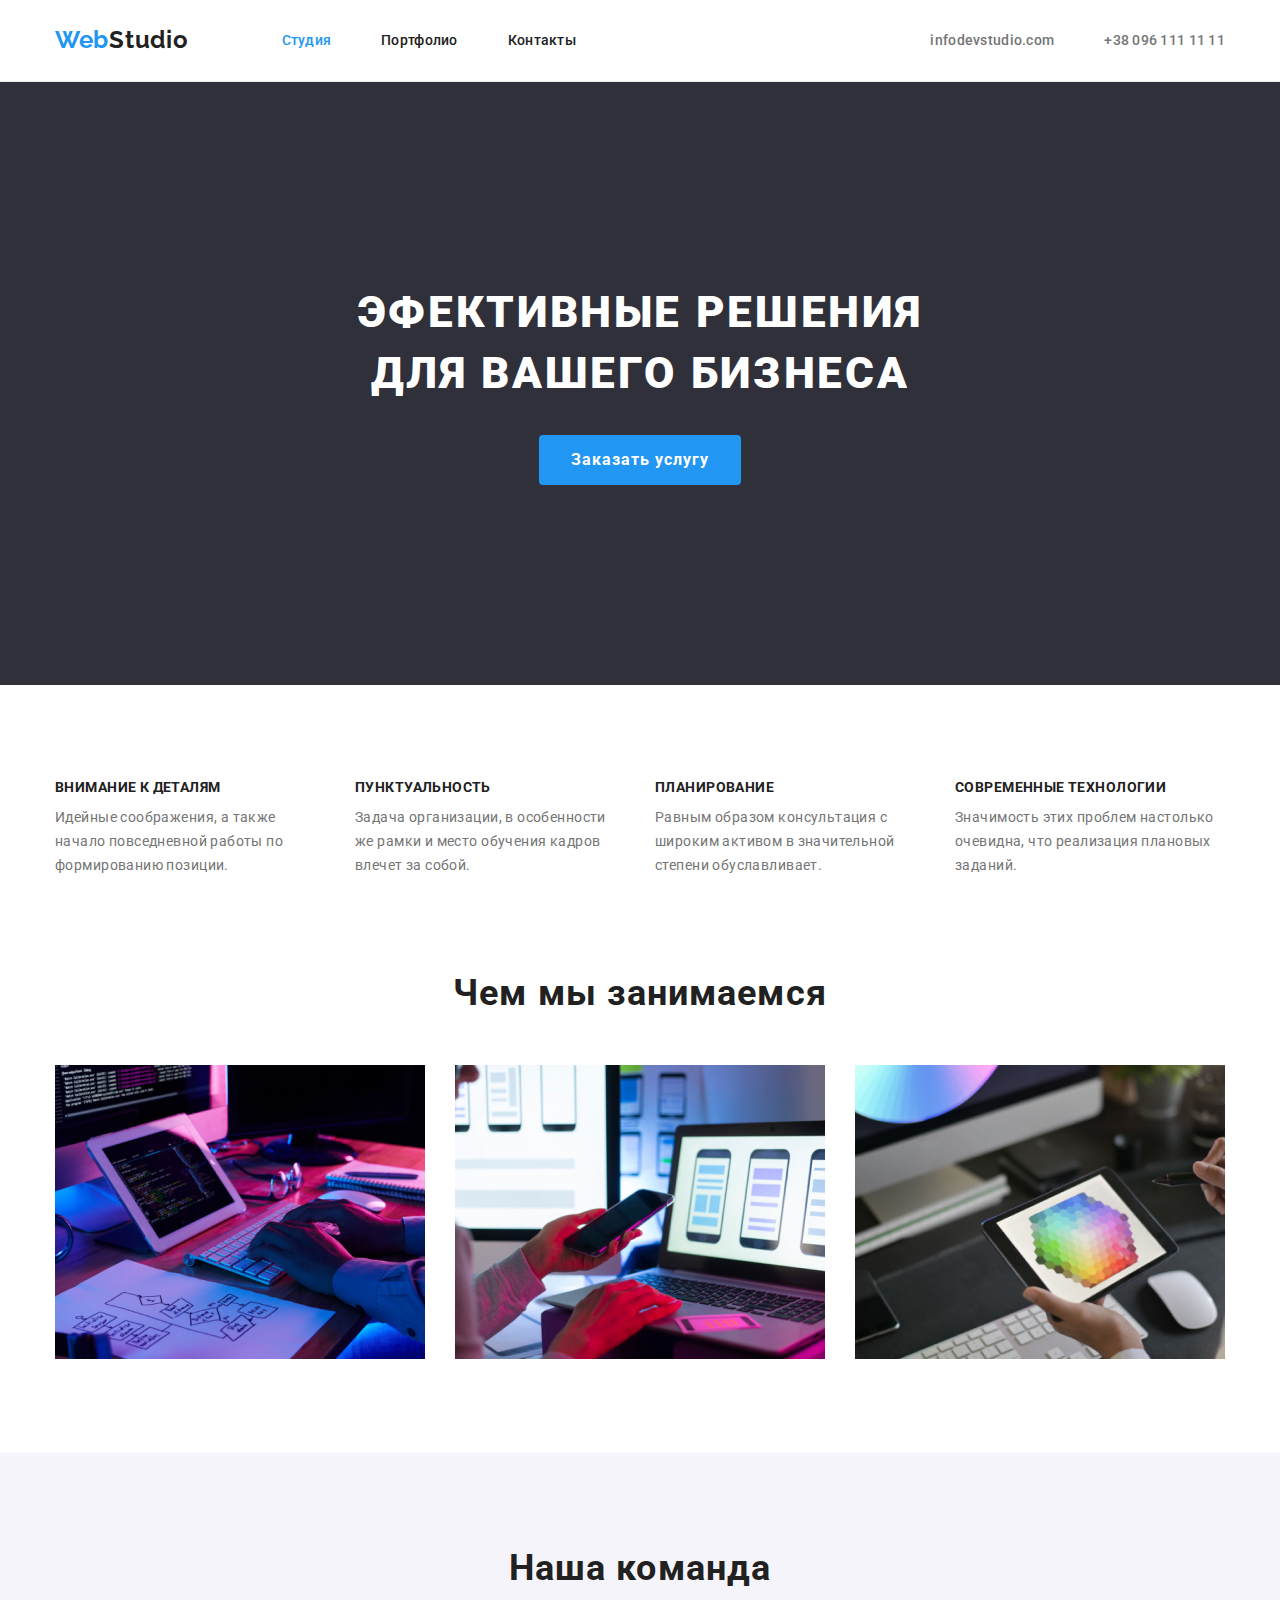
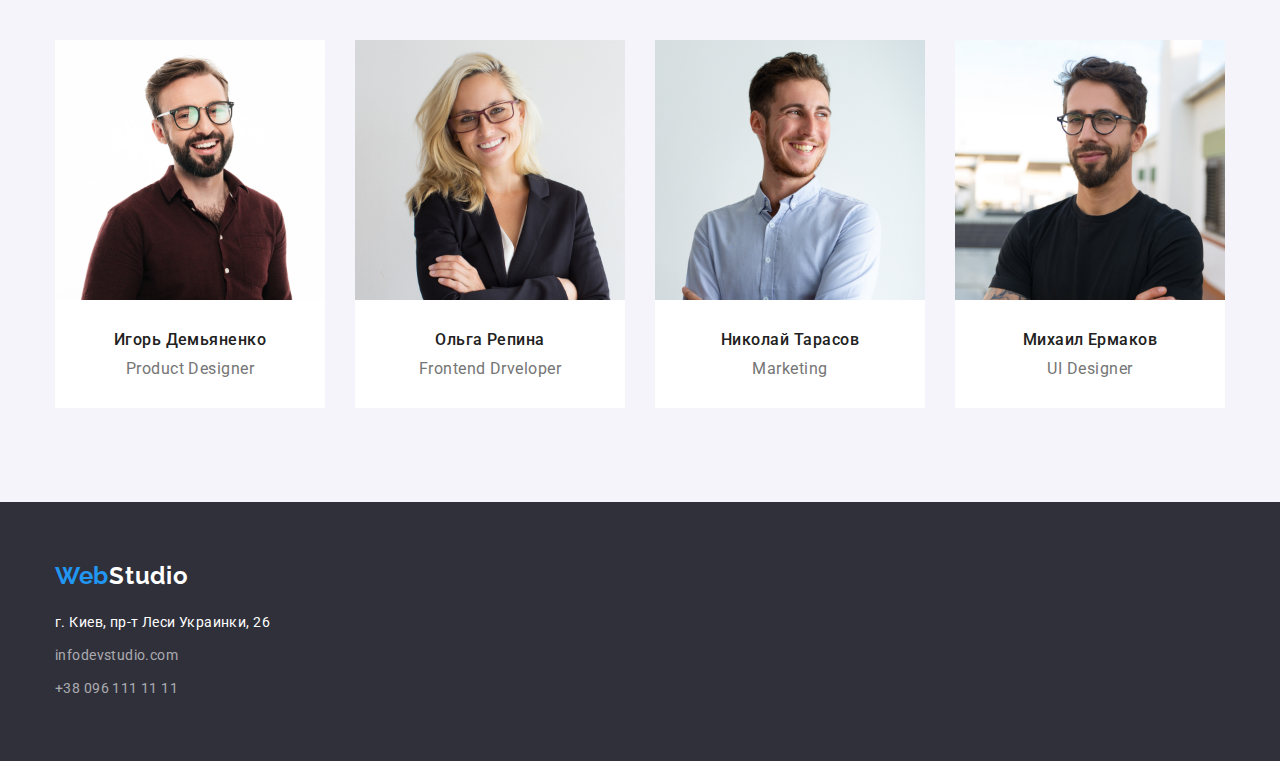
<file: index.html>
<!DOCTYPE html>
<html lang="ru">
  <head>
    <meta charset="UTF-8" />
    <meta http-equiv="X-UA-Compatible" content="IE=edge" />
    <meta name="viewport" content="width=device-width, initial-scale=1.0" />
    <title>Web Studio</title>
    <link rel="preconnect" href="https://fonts.googleapis.com" />
    <link rel="preconnect" href="https://fonts.gstatic.com" crossorigin />
    <link
      href="https://fonts.googleapis.com/css2?family=Raleway:wght@700&family=Roboto:wght@400;500;700;900&display=swap"
      rel="stylesheet"
    />
    <link rel="stylesheet"
    href=https://cdnjs.cloudflare.com/ajax/libs/modern-normalize/1.1.0/modern-normalize.min.css>
    <link rel="stylesheet" href="./css/styles.css" />
  </head>
  <body>
    <header class="header">
      <div class="container heder-container">
        <a href="#" class="logo">Web<span class="logo-header">Studio</span></a>

        <nav class="site-nav">
          <ul class="nav-container">
            <li><a href="./index.html" class="link nav-link current">Студия</a></li>
            <li><a href="./portfolio.html" class="link nav-link">Портфолио</a></li>
            <li><a href="#" class="link nav-link">Контакты</a></li>
          </ul>
        </nav>

        <ul class="auth-header">
          <li>
            <a href="mailto:infodevstudio.com" class="auth-link link">infodevstudio.com</a>
          </li>
          <li>
            <a href="tel:+380961111111" class="auth-link link">+38 096 111 11 11</a>
          </li>
        </ul>
      </div>
    </header>

    <main>
      <!-- HERO -->
      <section class="hero-section">
        <div class="container">
          <h1 class="hero-text">Эфективные решения <br />для вашего бизнеса</h1>
          <button type="button" class="hero-button">Заказать услугу</button>
        </div>
      </section>

      <!-- Превосходства -->
      <section class="section">
        <div class="container">
          <ul class="advanteges-list">
            <li class="advanteges-width">
              <h2 class="advanteges-h2">Внимание к деталям</h2>
              <p class="advanteges-p">
                Идейные соображения, а также начало повседневной работы по формированию позиции.
              </p>
            </li>
            <li class="advanteges-width">
              <h2 class="advanteges-h2">Пунктуальность</h2>
              <p class="advanteges-p">
                Задача организации, в особенности же рамки и место обучения кадров влечет за собой.
              </p>
            </li>
            <li class="advanteges-width">
              <h2 class="advanteges-h2">Планирование</h2>
              <p class="advanteges-p">
                Равным образом консультация с широким активом в значительной степени обуславливает.
              </p>
            </li>
            <li class="advanteges-width">
              <h2 class="advanteges-h2">Современные технологии</h2>
              <p class="advanteges-p">
                Значимость этих проблем настолько очевидна, что реализация плановых заданий.
              </p>
            </li>
          </ul>
        </div>
      </section>

      <!-- Чем занимаемся -->
      <section class="section work">
        <div class="container">
          <h2 class="info-heading">Чем мы занимаемся</h2>
          <ul class="info-link">
            <li><img src="images/box1.jpg" alt="Дизайн" width="370" /></li>
            <li><img src="images/box2.jpg" alt="Мобильные приложения" width="370" /></li>
            <li><img src="images/box3.jpg" alt="Создание сайта" width="370" /></li>
          </ul>
        </div>
      </section>

      <!-- Команда сотрудников -->
      <section class="section bgc">
        <div class="container">
          <h2 class="info-heading">Наша команда</h2>
          <ul class="our-team team-list">
            <li class="bgc-cards">
              <img src="images/img4.jpg" alt="Дизайнер" width="270" />
              <div class="team-wrapper">
                <h3 class="our-team-h3">Игорь Демьяненко</h3>
                <p class="our-team-p">Product Designer</p>
              </div>
            </li>

            <li class="bgc-cards">
              <img src="images/img5.jpg" alt="Програмист" width="270" />
              <div class="team-wrapper">
                <h3 class="our-team-h3">Ольга Репина</h3>
                <p class="our-team-p">Frontend Drveloper</p>
              </div>
            </li>

            <li class="bgc-cards">
              <img src="images/img6.jpg" alt="Маркетолог" width="270" />
              <div class="team-wrapper">
                <h3 class="our-team-h3">Николай Тарасов</h3>
                <p class="our-team-p">Marketing</p>
              </div>
            </li>

            <li class="bgc-cards">
              <img src="images/img7.jpg" alt="Дизайнер интерфейса" width="270" />
              <div class="team-wrapper">
                <h3 class="our-team-h3">Михаил Ермаков</h3>
                <p class="our-team-p">UI Designer</p>
              </div>
            </li>
          </ul>
        </div>
      </section>
    </main>

    <footer class="background-footer footer-list">
      <div class="container">
        <a href="#" class="logo">Web<span class="logo-footer">Studio</span></a>
        <address class="adress">г. Киев, пр-т Леси Украинки, 26</address>
        <ul>
          <li class="footer-mail-margin">
            <a href="mailto:infodevstudio.com" class="footer-auth">infodevstudio.com</a>
          </li>
          <li>
            <a href="tel:+380961111111" class="footer-auth">+38 096 111 11 11</a>
          </li>
        </ul>
      </div>
    </footer>
  </body>
</html>
</file>
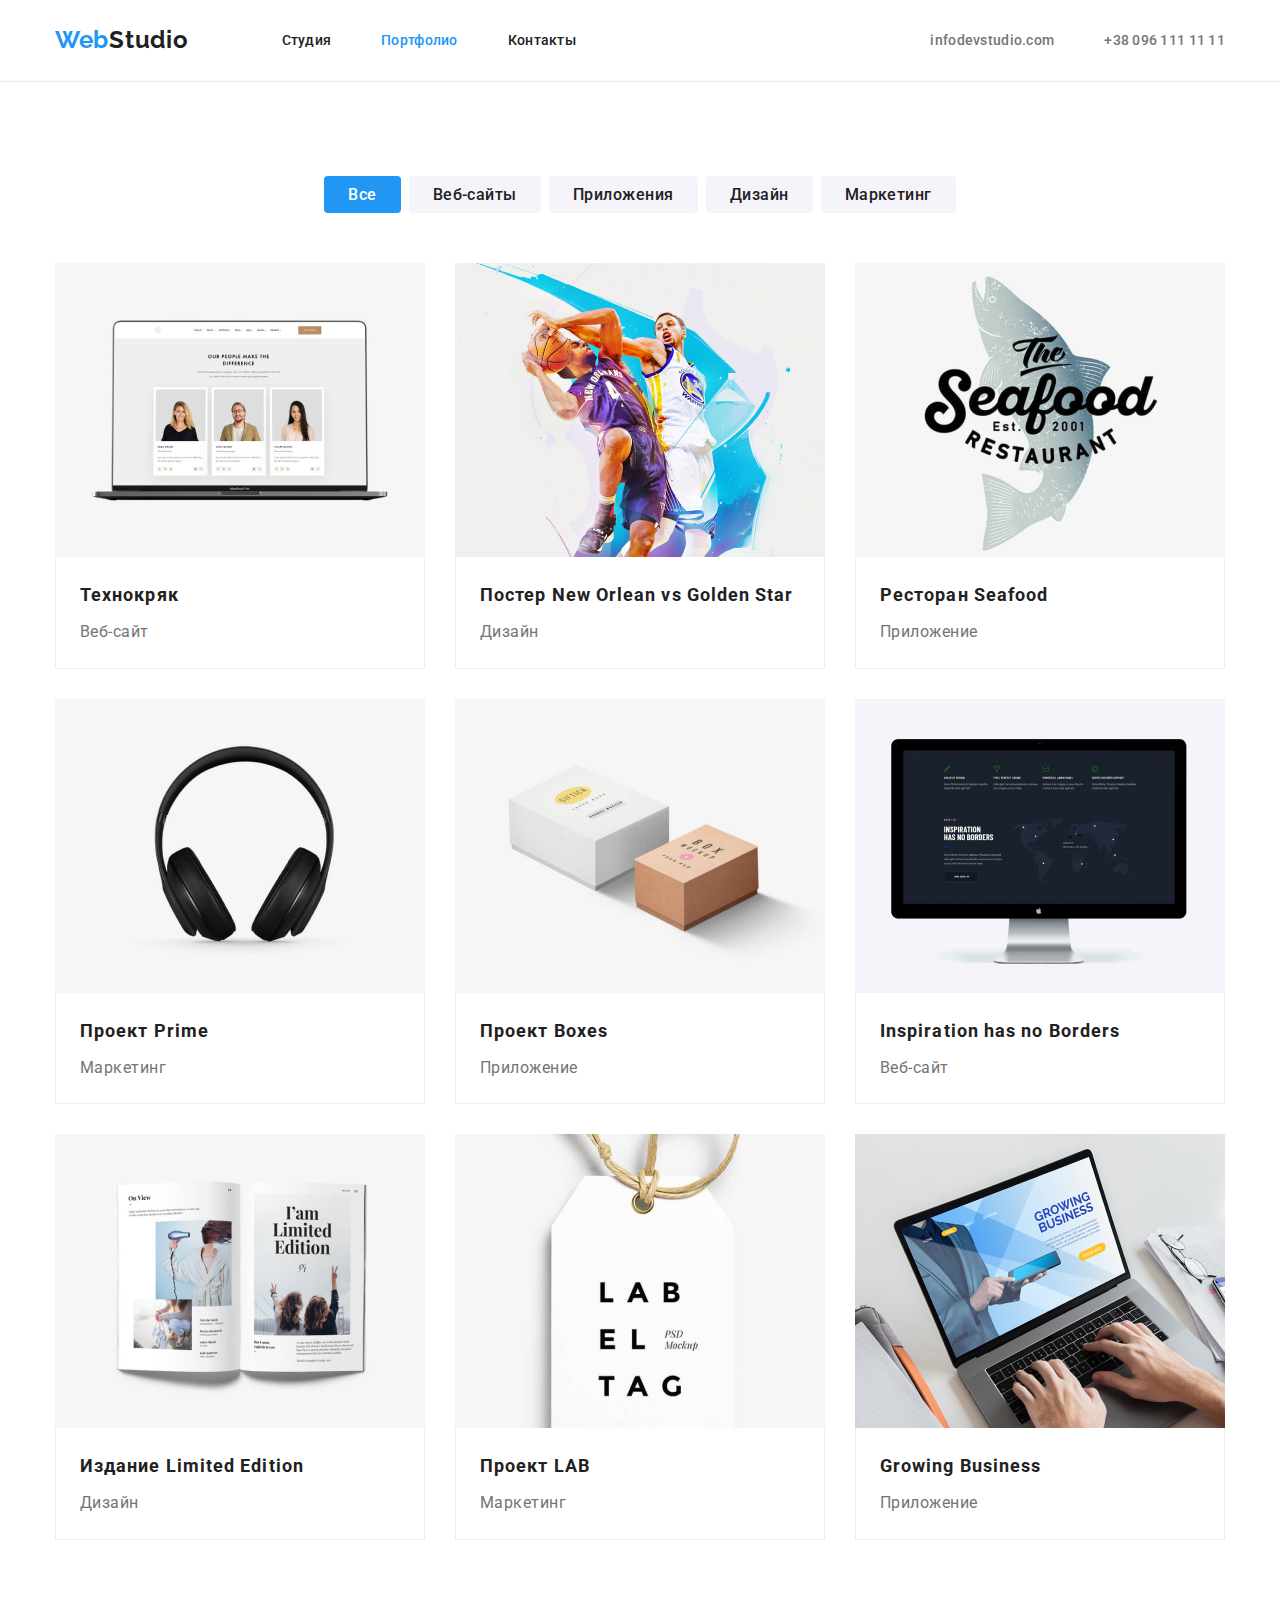
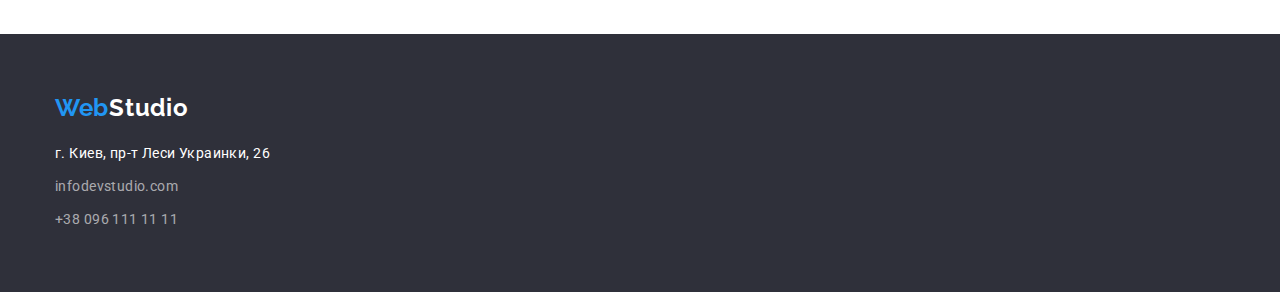
<file: portfolio.html>
<!DOCTYPE html>
<html lang="ru">
  <head>
    <meta charset="UTF-8" />
    <meta http-equiv="X-UA-Compatible" content="IE=edge" />
    <meta name="viewport" content="width=device-width, initial-scale=1.0" />
    <title>Portfolio</title>
    <link rel="preconnect" href="https://fonts.googleapis.com" />
    <link rel="preconnect" href="https://fonts.gstatic.com" crossorigin />
    <link
      href="https://fonts.googleapis.com/css2?family=Raleway:wght@700&family=Roboto:wght@400;500;700;900&display=swap"
      rel="stylesheet"
    />
    <link rel="stylesheet"
    href=https://cdnjs.cloudflare.com/ajax/libs/modern-normalize/1.1.0/modern-normalize.min.css>
    <link rel="stylesheet" href="./css/styles.css" />
  </head>
  <body>
    <header class="header">
      <div class="container heder-container">
        <a href="#" class="logo">Web<span class="logo-header">Studio</span></a>

        <nav class="site-nav">
          <ul class="nav-container">
            <li><a href="./index.html" class="link nav-link">Студия</a></li>
            <li><a href="./portfolio.html" class="link nav-link current">Портфолио</a></li>
            <li><a href="#" class="link nav-link">Контакты</a></li>
          </ul>
        </nav>

        <ul class="auth-header">
          <li>
            <a href="mailto:infodevstudio.com" class="auth-link link">infodevstudio.com</a>
          </li>
          <li>
            <a href="tel:+380961111111" class="auth-link link">+38 096 111 11 11</a>
          </li>
        </ul>
      </div>
    </header>

    <main>
      <section class="section">
        <div class="container">
          <h1 class="visually-hidden">Портфолио</h1>
          <ul class="filter-button-list">
            <li><button type="button" class="filter-button filter active-btn">Все</button></li>
            <li><button type="button" class="filter-button filter">Веб-сайты</button></li>
            <li><button type="button" class="filter-button filter">Приложения</button></li>
            <li><button type="button" class="filter-button filter">Дизайн</button></li>
            <li><button type="button" class="filter-button filter">Маркетинг</button></li>
          </ul>

          <ul class="filter-cards">
            <li>
              <img src="./images/people.jpg" alt="Люди" width="370" />
              <div class="portfolio-wrapper">
                <h2 class="card-title">Технокряк</h2>
                <p class="card-filter">Веб-сайт</p>
              </div>
            </li>
            <li>
              <img src="./images/sport.jpg" alt="Спортсмены" width="370" />
              <div class="portfolio-wrapper">
                <h2 class="card-title">Постер <span lang="en">New Orlean vs Golden Star</span></h2>
                <p class="card-filter">Дизайн</p>
              </div>
            </li>
            <li>
              <img src="./images/seafood.jpg" alt="Морская еда" width="370" />
              <div class="portfolio-wrapper">
                <h2 class="card-title">Ресторан <span lang="en">Seafood</span></h2>
                <p class="card-filter">Приложение</p>
              </div>
            </li>
            <li>
              <img src="./images/nausnik.jpg" alt="Наушники" width="370" />
              <div class="portfolio-wrapper">
                <h2 class="card-title">Проект <span lang="en">Prime</span></h2>
                <p class="card-filter">Маркетинг</p>
              </div>
            </li>
            <li>
              <img src="./images/boxes.jpg" alt="Подарочная упаковка" width="370" />
              <div class="portfolio-wrapper">
                <h2 class="card-title">Проект <span lang="en">Boxes</span></h2>
                <p class="card-filter">Приложение</p>
              </div>
            </li>
            <li>
              <img src="./images/display.jpg" alt="Монитор" width="370" />
              <div class="portfolio-wrapper">
                <h2 class="card-title"><span lang="en">Inspiration has no Borders</span></h2>
                <p class="card-filter">Веб-сайт</p>
              </div>
            </li>
            <li>
              <img src="./images/book.jpg" alt="Книга" width="370" />
              <div class="portfolio-wrapper">
                <h2 class="card-title">Издание <span lang="en"></span> Limited Edition</h2>
                <p class="card-filter">Дизайн</p>
              </div>
            </li>
            <li>
              <img src="./images/sheet.jpg" alt="Этикетка" width="370" />
              <div class="portfolio-wrapper">
                <h2 class="card-title">Проект <span lang="en">LAB</span></h2>
                <p class="card-filter">Маркетинг</p>
              </div>
            </li>
            <li>
              <img src="./images/notebook.jpg" alt="Ноутбук" width="370" />
              <div class="portfolio-wrapper">
                <h2 class="card-title"><span lang="en">Growing Business</span></h2>
                <p class="card-filter">Приложение</p>
              </div>
            </li>
          </ul>
        </div>
      </section>
    </main>

    <footer class="background-footer footer-list">
      <div class="container">
        <a href="#" class="logo">Web<span class="logo-footer">Studio</span></a>
        <address class="adress">г. Киев, пр-т Леси Украинки, 26</address>
        <ul>
          <li class="footer-mail-margin">
            <a href="mailto:infodevstudio.com" class="footer-auth">infodevstudio.com</a>
          </li>
          <li>
            <a href="tel:+380961111111" class="footer-auth">+38 096 111 11 11</a>
          </li>
        </ul>
      </div>
    </footer>
  </body>
</html>
</file>
<file: css/styles.css>
/* Цвет основного текста #212121 */
/* Цвет вторичного тексат #757575 */
/* Цвет текста телефона и почты в футере rgba(255, 255, 255, 0.6) */
/* Белый цвет #FFFFFF */
/* Цвет акцентированных элементов #2196F3 */
/* Цвет фона футера #2F303A */

:root {
    --brend-color: #2196F3;
    --white: #fff;
    --main-text-color: #212121;
    --second-text-color: #757575;
    --color-text-footer: rgba(255, 255, 255, 0.6);
    --footer-color: #2F303A;
    --button-background: #F5F4FA;
}

/* Глобальные стили */
html {
    box-sizing: border-box;
}

body{
    font-family: Roboto, sans-serif;
    color: var(--main-text-color)
}

.container {
    width: 1200px;
    padding: 0 15px;
    margin-left: auto;
    margin-right: auto;
}

/* Утилитные стили */
.section {
    padding-top: 94px;
    padding-bottom: 94px;
}

/* Стили для обнуления верхних отступов у элементов */
h1,
h2,
h3,
h4,
h5,
h6,
p {
    margin: 0;
}

img {
    display: block;
}

/* Цвет половины логотипа */
.logo-header {
    color: var(--main-text-color);
}

/* Убираем в списках точки, Репета показал - прикольно!*/
ul {
    list-style: none;
    padding: 0;
    margin: 0;

}

/* HADER */

.heder-container {
    display: flex;
    align-items: center;
}

.logo {   
        font-family: 'Raleway';
        font-weight: 700;
        font-size: 24px;
        line-height: 1.2;
        letter-spacing: 0.03em;
        color: var(--brend-color);
        text-decoration: none;
        margin-right: 93px;
}

.link {
    text-decoration: none;
}
/* Навигация */
.site-nav {
    padding: 0;
}
.nav-container {
    display: flex;
    gap: 50px;
}

.nav-link {
    display: block;
    font-weight: 500;
    font-size: 14px;
    line-height: 1.2;
    letter-spacing: 0.02em;
    color: var(--main-text-color);
    padding: 32px 0;
}

.link:hover,
.link:focus {
    color: var(--brend-color);
}

.site-nav .link.current {
    color: var(--brend-color);
}

.auth-header {
    display: flex;
    margin-left: auto;
    gap: 50px;
}

.auth-link {
    font-weight: 500;
    font-size: 14px;
    line-height: 1.2;
    letter-spacing: 0.02em;
    color: var(--second-text-color);
}

.auth-link:hover, 
.auth-link:focus {
    color: var(--brend-color);
}

.header {
    border-bottom: 1px solid #ececec;
}

/* Область кнопок фильтров */

/* Визуальное скрытие заголовка ПОРТФОЛИО */
.visually-hidden {
    border: 0;
    clip: rect(0 0 0 0);
    -webkit-clip-path: polygon(0px 0px, 0px 0px, 0px 0px);
    clip-path: polygon(0px 0px, 0px 0px, 0px 0px);
    height: 1px;
    margin: -1px;
    overflow: hidden;
    padding: 0;
    position: absolute;
    width: 1px;
    white-space: nowrap;
}

.filter-button-list {
    display: flex;
    justify-content: center;
    gap: 8px;
    margin-bottom: 50px;
    /* padding-top: 94px; */
}


.filter-button {
    border: none;
    border-radius: 4px;
    padding: 6px 24px;

    font-family: inherit;
    font-weight: 500;
    font-size: 16px;
    line-height: 1.6;
    letter-spacing: 0.03em;
    color: var(--main-text-color);
    background-color: var(--button-background);
    cursor: pointer;    
}

.filter-button.filter:hover,
.filter-button.filter:focus
 {
    background-color: var(--brend-color);
    color: #fff;
}

.active-btn {
    background-color: var(--brend-color);
    color: #fff;
}

/* Область карточек */
.filter-cards {
    display: flex;
    flex-wrap: wrap;
    gap: 30px;
}

.portfolio-wrapper {
    padding: 20px 24px;
    border: 1px solid #EEEEEE;
    border-top: none;
}

.card-title {
    font-weight: 700;
    font-size: 18px;
    line-height: 2;
    letter-spacing: 0.06em;
    color: var(--main-text-color);
    margin-bottom: 4px;
}

.card-filter {
    font-size: 16px;
    line-height: 1.9;
    letter-spacing: 0.03em;
    color: var(--second-text-color);
}

/* FOOTER */

.footer-list {
    padding: 60px 0;
}

.background-footer {
    background-color: var(--footer-color);
}

.logo-footer {
    display: inline-block;
    color: var(--white);
    text-decoration: none;
    margin-bottom: 20px;
}

.adress {
    font-size: 14px;
    line-height: 1.7;
    letter-spacing: 0.03em;
    color: var(--white);
    font-style: normal;
}

.footer-auth {
    font-size: 14px;
    line-height: 1.7;
    letter-spacing: 0.03em;
    color: var(--color-text-footer);
    text-decoration: none;
}

.footer-mail-margin {
    margin: 9px 0;
}

.footer-auth:hover,
.footer-auth:focus {
    color: var(--brend-color);
}

/* index.html MAIN*/
/* кнопка героя */

.hero-section {
    background-color: #2F303A;
    padding: 200px 0;
}

.hero-text {
    font-weight: 900;
    font-size: 44px;
    line-height: 1.4;
    letter-spacing: 0.06em;
    text-transform: uppercase;
    color: var(--white);
    text-align: center;
    margin-bottom: 30px;

}

.hero-button {
    display: block;
    margin: 0 auto;
    padding: 10px 32px;
    font-family: inherit;
    background-color: var(--brend-color);
    font-weight: 700;
    font-size: 16px;
    line-height: 1.9;
    letter-spacing: 0.06em;
    color: var(--white);
    cursor: pointer;
    border: none;
    border-radius: 4px;
}

/* преимущества */
.advanteges-list {
    display: flex;
    margin-top: 0;
    margin-bottom: 0;
    gap: 30px;
}
.advanteges-width {
    width: 270px;
}

.advanteges-h2 {
    font-weight: 700;
    font-size: 14px;
    line-height: 1.2;
    letter-spacing: 0.03em;
    text-transform: uppercase;
    color: var(--main-text-color);
    margin-bottom: 10px;
}

.advanteges-p {
    font-size: 14px;
    line-height: 1.7;
    letter-spacing: 0.03em;
    color: var(--second-text-color);
}

.info-heading {
    margin-bottom: 50px;
    font-weight: 700;
    font-size: 36px;
    line-height: 1.2;
    letter-spacing: 0.03em;
    color: var(--main-text-color);
    text-align: center;
}

.section.work {
    padding-top: 0;
}

.info-link {
    display: flex;
    /* margin: 0;
    padding-left: 0;
    padding-bottom: 94px; */
    gap: 30px;
}

.our-team-h3 {
    font-weight: 500;
    font-size: 16px;
    line-height: 1.2;
    letter-spacing: 0.03em;
    color: var(--main-text-color);
    text-align: center;
}

.our-team-p {
    font-size: 16px;
    line-height: 1.2;
    letter-spacing: 0.03em;
    color: var(--second-text-color);
    text-align: center;
    margin-top: 10px;
}

.team-wrapper {
    padding: 30px 0;
}

.bgc {
    background-color: #F5F4FA;;
}

.bgc-cards {
    background-color: var(--white);
}

.team-list {
    display: flex;
    gap: 30px;
}
</file>
